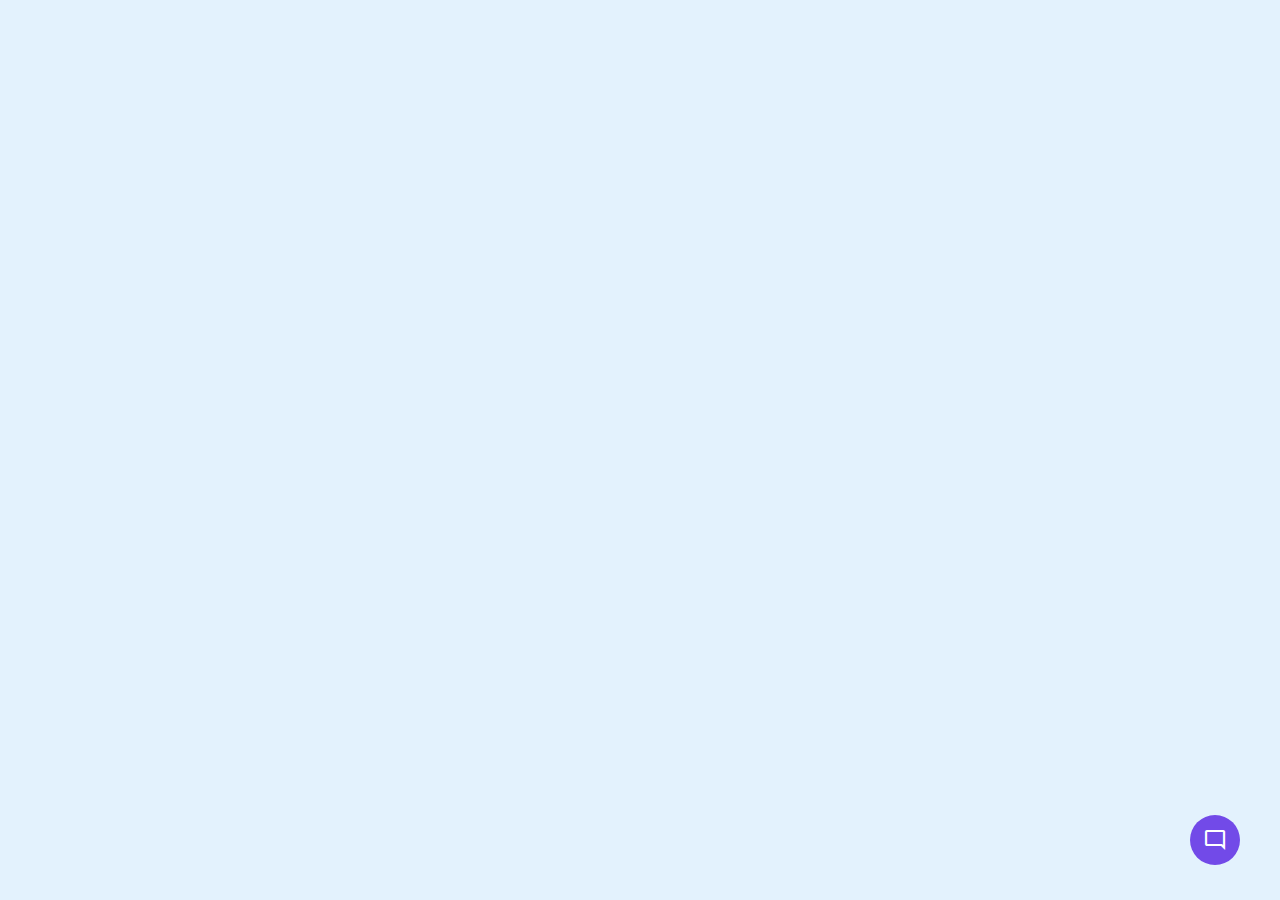
<file: Chatbot/index.html>
<!DOCTYPE html>
<html lang="en">
<head>
    <meta charset="UTF-8">
    <meta name="viewport" content="width=device-width, initial-scale=1.0">
    <title>AI Chatbot</title>
    <link rel="stylesheet" href="style.css">
    <link rel="stylesheet" href="https://fonts.googleapis.com/css2?family=Material+Symbols+Outlined:opsz,wght,FILL,GRAD@48,400,0,0">
</head>
<body>
    <div class="bot">
    <button class="chatbot-toggler">
        <span class="material-symbols-outlined">mode_comment</span>  
        <span class="material-symbols-outlined">close</span>  
    </button>
    <div class="chatbot">
        <header>
            <h2>Chatbot</h2>
            <span class="close-btn material-symbols-outlined">close</span>
        </header>
        <ul class="chatbox">
            <li class="chat incoming">
                <span class="material-symbols-outlined">smart_toy</span>
                <p>Hi there 🙋‍♂️<br> How can I help you today?</p>
             </li>
            
        </ul>
        <div class="chat-input">
            <textarea placeholder="Enter a message..." required></textarea>
            <span id="send-btn" class="material-symbols-outlined">send</span>
        </div>
    </div>
</div>
    <script type="module" src="app.js" defer></script>
</body>
</html>
</file>
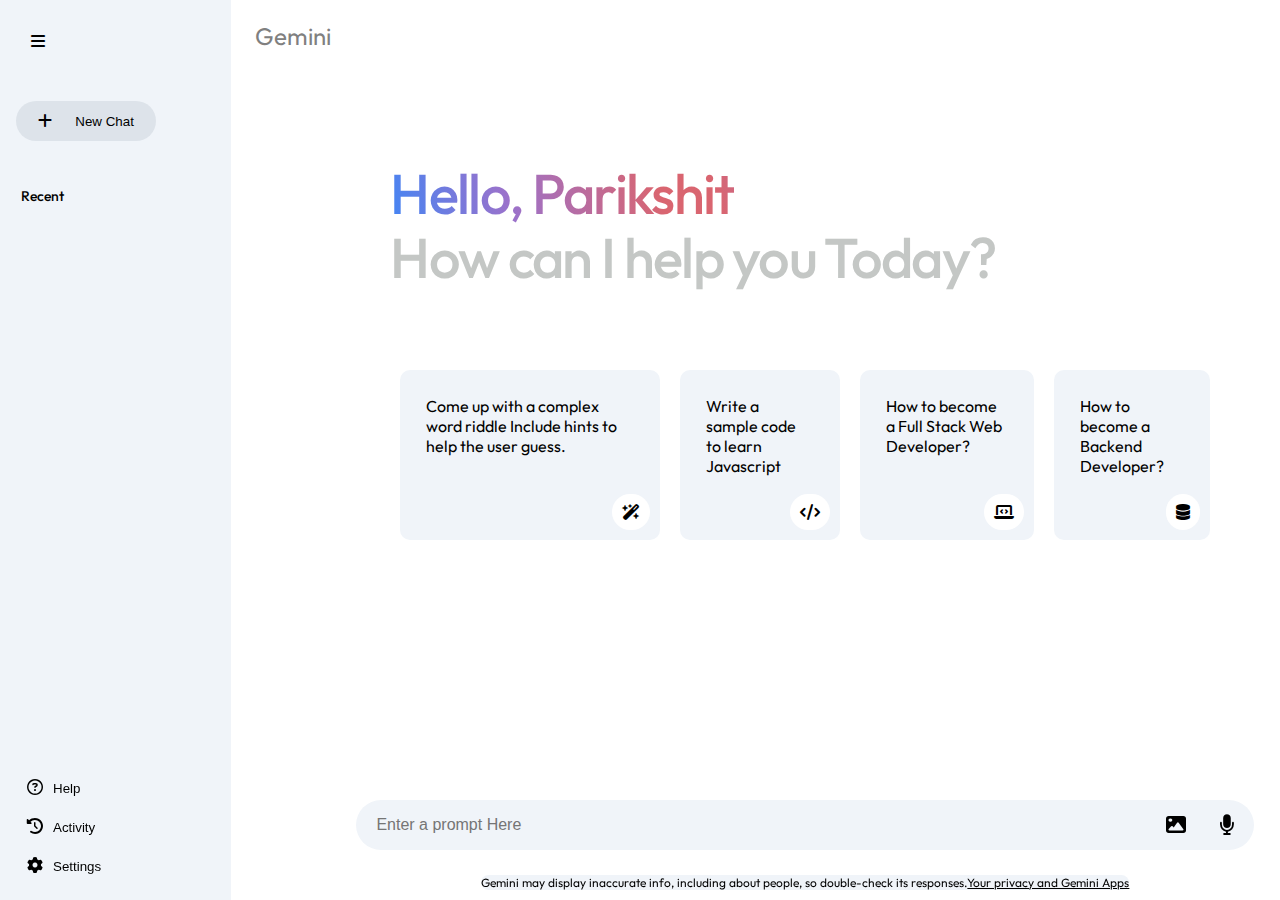
<file: Gemini Clone/index.html>
<!DOCTYPE html>
<html lang="en">
<head>
    <meta charset="UTF-8">
    <meta name="viewport" content="width=device-width, initial-scale=1.0">
    <link rel="stylesheet" href="style.css">
    <link rel="stylesheet" href="https://cdnjs.cloudflare.com/ajax/libs/font-awesome/6.5.2/css/all.min.css">
    <title>Gemini AI</title>
</head>
<body>
    <div class="container">
        
        <div class="sideNavigation">
            
            <div class="topBarAction">
                
                <i class="fa-solid fa-bars"></i>
            </div>
            <div class="sideNavButton">
                <button><i class="fa-solid fa-plus" onclick="newChat()"></i><span class="collapseText" onclick="newChat()">New Chat</span>
                </button>
            </div>
            <div class="chatHistory">
                <h5>Recent</h5>
                <ul>
                    <!-- <li><i class="fa-regular fa-message" ></i>How are You Today??</li>
                    <li><i class="fa-regular fa-message" ></i>Hello How are You Today??</li>
                    <li><i class="fa-regular fa-message" ></i>Hello How are You Today??</li> -->
                </ul>
            </div>
            <div class="actionList">
                <button class="transparentButton">
                    <i class="fa-regular fa-circle-question"></i><span class="collapseText">Help</span>
                </button>
                <button class="transparentButton">
                    <i class="fa-solid fa-clock-rotate-left"></i><span class="collapseText">Activity</span>
                </button>
                <button class="transparentButton">
                    <i class="fa-solid fa-gear"></i><span class="collapseText">Settings</span>
                </button>
            </div>
        </div>
        <div class="name">
        <h1>Gemini</h1>
        
    </div>
        <div class="chatWindow">
            <div class="startContent">
                <h1>
                    <span class="brandHello">Hello, Parikshit </span><br><span class="brandQuestion">How can I help you Today?</span>
                </h1>
                <br>
                <ul>
                    <!-- <li>How to become a Full stack developer</li> -->

                </ul>
            </div>
            <div class="chatContent">
                <div class="results">

                </div>
            </div>
            <div class="inputArea">
                <input type="text" placeholder="Enter a prompt Here">
                <div class="iconGroup">
                    <i class="fa-solid fa-image"></i>
                    <i class="fa-solid fa-microphone"></i>
                    <i class="fa-solid fa-paper-plane"></i>
                </div>
            </div>
            <p class="privacyPolicy">Gemini may display inaccurate info, including about people, so double-check its responses. <u>Your privacy and Gemini Apps</u></p>
        </div>
    </div>
    <script src="app.js"></script>
</body>
</html>
</file>
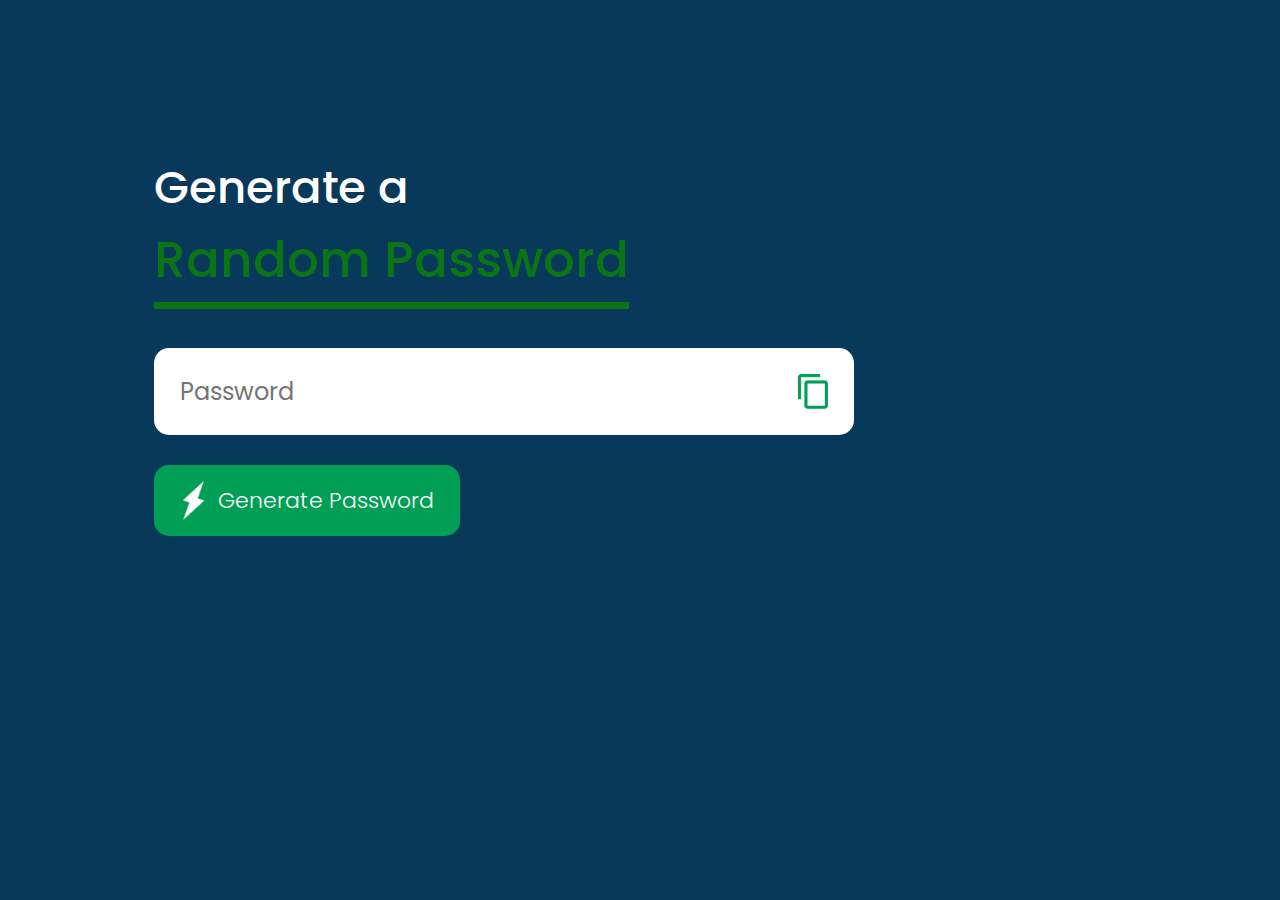
<file: Random Password Gen/index.html>
<!DOCTYPE html>
<html lang="en">
<head>
    <style>
        @import url('https://fonts.googleapis.com/css2?family=Poppins:ital,wght@0,100;0,200;0,300;0,400;0,500;0,600;0,700;0,800;0,900;1,100;1,200;1,300;1,400;1,500;1,600;1,700;1,800;1,900&display=swap');
        </style>
    <meta charset="UTF-8">
    <meta name="viewport" content="width=device-width, initial-scale=1.0">
    <title>Random Password Generator</title>
    <link rel="stylesheet" href="style.css">
</head>
<body>
    <div class="container">
        <h1>Generate a <br> <span>Random Password</span></h1>
        <div class="display">
            <input type="text" id="password" placeholder="Password">
            <img onclick="passCopy()"  src="images/copy.png" >
        </div>
        <button onclick="createPass()"><img src="images/generate.png" >Generate Password</button>
    </div>
    <script src="app.js"></script>
</body>
</html>
</file>
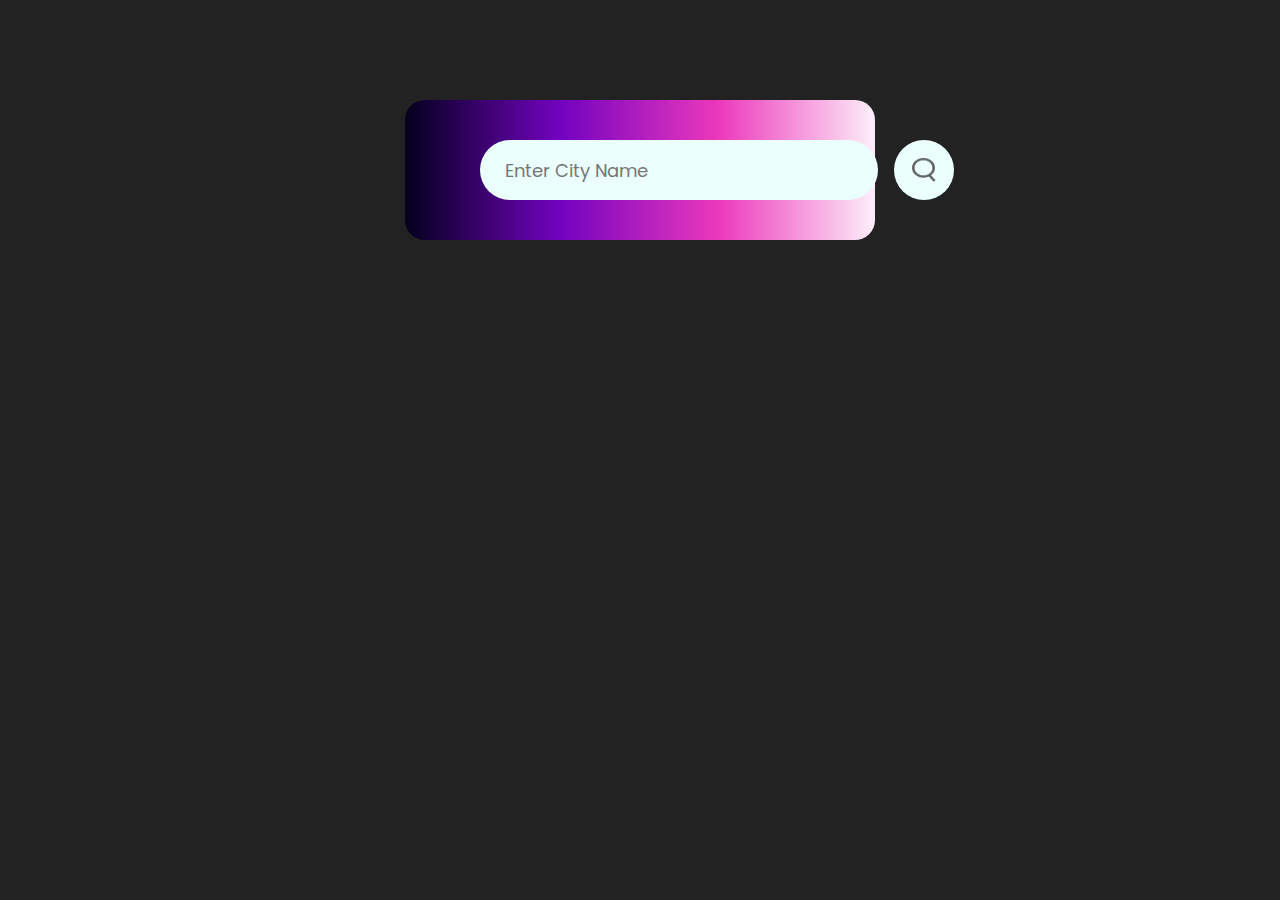
<file: Weather App/index.html>
<!DOCTYPE html>
<html lang="en">
<head>
    <style>
        @import url('https://fonts.googleapis.com/css2?family=Poppins:ital,wght@0,100;0,200;0,300;0,400;0,500;0,600;0,700;0,800;0,900;1,100;1,200;1,300;1,400;1,500;1,600;1,700;1,800;1,900&display=swap');
        </style>
    <meta charset="UTF-8">
    <meta name="viewport" content="width=device-width, initial-scale=1.0">
    <title>Weather App</title>
    <link rel="stylesheet" href="style.css">
</head>
<body>
    <div class="card">
        <div class="search">
            <input type="text" placeholder="Enter City Name" spellcheck="false">
            <button><img src="images/search.png"></button>
        </div>
        <div class="error">
            <p>Invalid City Name</p>
        </div>
        <div class="weather">
            <img src="images/rain.png" class="weather-icon">
        <h1 class="temp">22°C</h1>
        <h2 class="city">New Delhi</h2>
        
        <div class="details">
        <div class="col">
            <img src="images/humidity.png">
        </div>
        <div>
            <p class="humidity">50 %</p>
            <p class="attr">Humidity</p>
        </div>
        <div class="col">
            <img src="images/wind.png">
        </div>
        
        <div>
            <p class="wind">15 Km/h</p>
            <p class="attr">Wind Speed</p>
        </div>
    </div>
    </div>
    </div>
    <script src="app.js"></script>
</body>
</html>
</file>
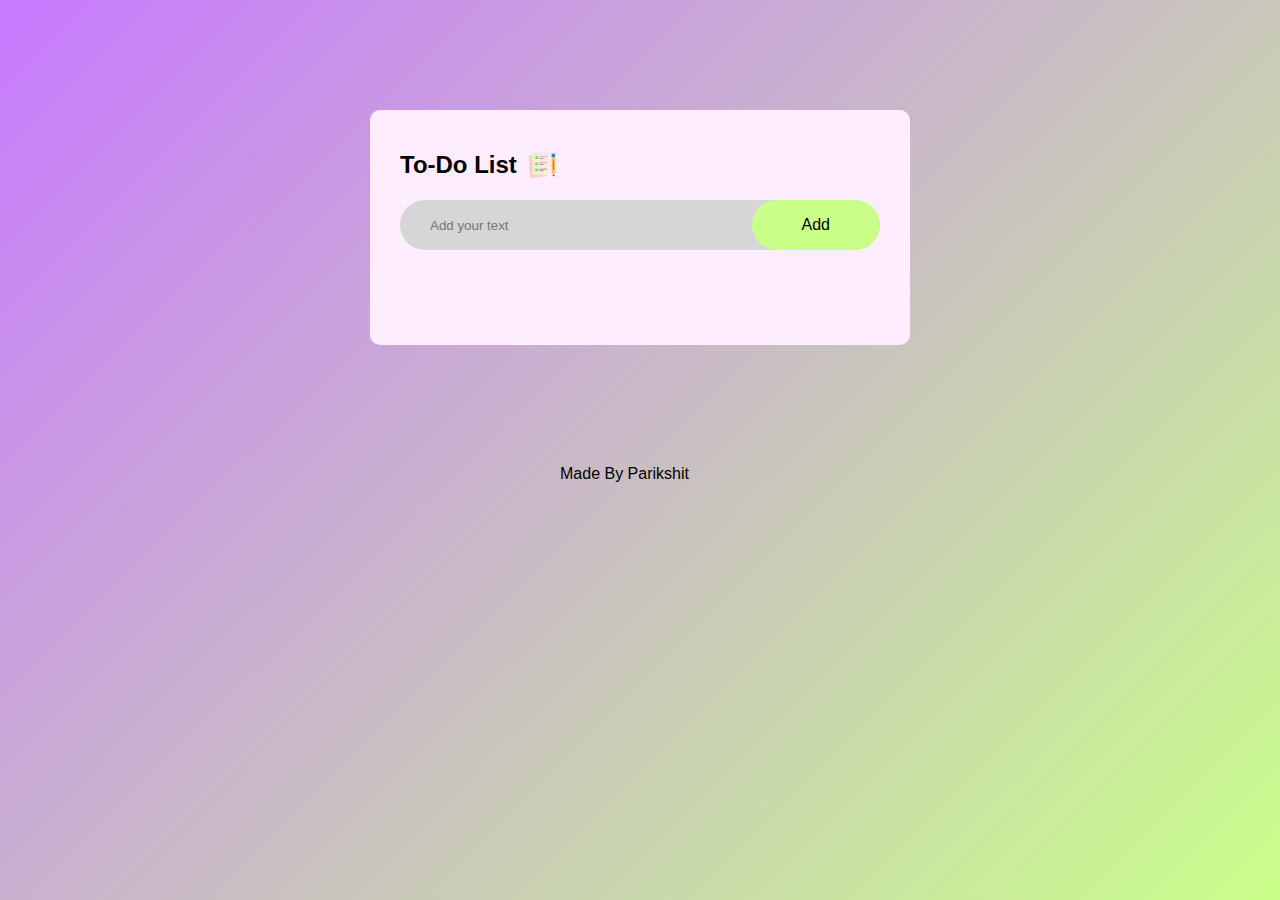
<file: To-Do-List/To-do.html>
<!DOCTYPE html>
<html lang="en">
<head>
    <meta charset="UTF-8">
    <meta name="viewport" content="width=device-width, initial-scale=1.0">
    <title>To do list</title>
    <link href="stylesheet.css" rel="stylesheet">
</head>
<body>
<div class="container">
     <div class="todo-app">
        <h2>To-Do List <img src="images/icon.png" ></h2>
  
     <div class="row">

     <input type="text" id="input-box" placeholder="Add your text">
  
    <button onclick="addTask()">Add</button>
    </div>
     <ul id="list-container">
        <!-- <li class="checked">Task 1</li>
        <li>Task 2</li>
        <li>Task 3</li> -->
    </ul>
  
     </div>
     <div class="credits">
        <p>Made By Parikshit</p>
     </div>
     </div>



    <script src="list.js"></script>
</body>
</html>
</file>
<file: Chatbot/style.css>
@import url('https://fonts.googleapis.com/css2?family=Poppins:wght@400;500;600&display=swap');

*{
    margin: 0;
    padding: 0;
    box-sizing: border-box;
    font-family: "Poppins",sans-serif;
}

body{
    background: #E3F2FD;
}

.chatbot-toggler{
    position: fixed;
    right: 40px;
    bottom: 35px;
    height: 50px;
    width: 50px;
    color: #fff;
    border:none;
    display: flex;
    align-items: center;
    justify-content: center;
    outline: none;
    background: #724ae8;
    border-radius: 50%;
    cursor: pointer;
    transition: all 0.4s ease;

}
.show-chatbot .chatbot-toggler{
    transform: rotate(90deg);
}
.chatbot-toggler span{
    position: absolute;
 
}

.show-chatbot .chatbot-toggler span:first-child,
.chatbot-toggler span:last-child{
    opacity: 0;

}
.show-chatbot .chatbot-toggler span:last-child{
    opacity: 1;
}
.chatbot{
    position:fixed;
    right: 40px;
    bottom: 100px;
    width: 420px;
    transform: scale(0.5);
    opacity: 0;
    pointer-events: none;
    background: #fff;
    overflow: hidden;
    border-radius: 20px;
    transform-origin: bottom right;
    box-shadow: 0 0 128px 0 rgba(0, 0, 0, 0.1),
                0 32px 64px -48px rgba(0, 0, 0, 0.5);
    transition: all 0.4s ease;

}
.show-chatbot .chatbot{
    transform: scale(1);
    opacity: 1;
    pointer-events: auto;
}
.chatbot header{
    background: #724ae8;
    padding: 16px 0;
    text-align: center;
    position: relative;
}

.chatbot header h2{
    color: #fff;
    font-size: 1.4rem;

}
.chatbot header span{
    position:absolute;
    right: 20px;
    top: 50%;
    color: #fff;
    cursor: pointer;
    display: none;
    transform: translateY(-50%);

}
.chatbot .chatbox{
    height: 510px;
    overflow-y: auto;
    padding: 30px 20px 100px;   
}
.chatbox .chat{
    display: flex;
}

.chatbox .incoming span{
    height: 32px;
    width: 32px;
    color: #fff;
    align-self: flex-end;
    background: #724ae8;
    text-align: center;
    line-height: 32px;
    border-radius: 4px;
    margin: 0 10px 7px 0;

}


.chatbox .outgoing{
    margin: 20px 0;
    justify-content: flex-end;
}

.chatbox .chat p {
    color: #fff;
    max-width: 75%;
    white-space: pre-wrap;
    font-size: 0.95rem;
    padding: 12px 16px;
    border-radius: 10px ;
    background: #724ae8; 

}

.chatbox .chat p.error{
    color: #721c24;
    background: #f8d7da;
}

.chatbox .incoming p{
    color: #000;
    background: #f2f2f2;
    border-radius: 10px 10px 10px 0;

}

.chatbot .chat-input{
    position: absolute;
    bottom:0;
    display: flex;
    gap: 5px;
    width:100%;
    background: #fff;
    padding: 5px 20px ;
    border-top: 1px solid #ccc;
}

.chat-input textarea{
    height: 55px;
    width:100%;
    max-height:180px;
    border: none;
    outline: none;
    font-size: 0.95rem;
    resize: none;
    padding : 16px 15px 16px 0;

}

.chat-input span{
    align-self: flex-end;
    height: 55px;
    line-height: 55px;
    color: #724ae8;
    font-size: 1.35rem;
    cursor: pointer;
    visibility: hidden;
}

.chat-input textarea:valid ~ span{
    visibility: visible;
}

@media(max-width:490px){
    .chatbot{
        right: 0;
        bottom: 0;
        width: 100%;
        height: 100%;
        border-radius: 0;

    }
    .chatbot .chatbox{
        height: 90%;

    }
    .chatbot header span{
        display: block;
    }
}
</file>
<file: Gemini Clone/style.css>
@import url("https://fonts.googleapis.com/css2?family=Outfit:wght@100..900&display=swap");
*{
    margin: 0;
    padding: 0;
    box-sizing: border-box;
}
body{
    background-color: #fff;
    height: 100vh;
    font-family: "Outfit";

}

i{
    font-size:16px;
}

.container{
    height: 100%;
    
    display: flex;

}
.sideNavigation{
    height: 100%;
    width: 300px;;
    background-color: #f0f4f9;
    padding: 1rem;
    
    transition: all 0.4s ease-in-out;
}

.sideNavigation .topBarAction{
    margin: 15px;
    cursor: pointer;
}

.sideNavigation .topBarAction .i{
    font-size: 18px;
    
}


.sideNavigation .sideNavButton{
    margin-top: 50px;
    margin-bottom: 30px;
}


.sideNavigation .chatHistory{
    max-height: 250px;
    overflow-y: scroll;
}

.sideNavigation .chatHistory::-webkit-scrollbar{
    display: none;
}

.sideNavigation .chatHistory h5{
    font-size: 0.875rem;
    font-weight:500;
    line-height: 1.25rem;
    margin: 15px 5px;
}
ul{
    list-style-type: none;
}
.sideNavigation .chatHistory li{
    height: 40px;
    border-radius: 50px;
    display: flex;
    align-items: center;
    padding: 10px;
    cursor: pointer;
    font-size: 14px;
    display: inline-block;
    width: 355px;
    white-space: nowrap;
    overflow:hidden;
    text-overflow:ellipsis;

     
}

.sideNavigation .chatHistory i{
    padding-right: 10px;
}

.sideNavigation.expandClose{
    width: 70px;
}



.sideNavigation .chatHistory li:hover,
.sideNavigation .actionList button:hover{
    background-color: #dde3ea;
    
}

.sideNavigation .sideNavButton button{
    height: 40px;
    width: 140px;
    border-radius: 50px;
    outline: none;
    border: none;
    background: #dde3ea;
    display: flex;
    align-items: center;
    justify-content: space-evenly;
    transition: 0.3s;
    cursor: pointer;

}
.sideNavigation.expandClose .sideNavButton button, .sideNavigation.expandClose .actionList button{
    width: 45px;
    text-align: center;

}

.sideNavigation.expandClose .collapseText,.sideNavigation.expandClose .chatHistory,.chatWindow .chatContent{
    display: none;
}
.sideNavigation .actionList{
    position: fixed;
    bottom: 15px;
    display: flex;
    flex-direction: column;

}

.sideNavigation .actionList button{
    margin: 1px;
    padding: 10px;
    text-align: left;
    border-radius: 50px;
    border: none;
    outline: none;
    width: 200px;
    cursor: pointer;
    background: transparent;
    transition: 0.3s;
}

.sideNavigation .actionList button .collapseText{
    padding: 0 10px;
}

.name h1{
    font-weight: 400;
    font-size:x-large;
    margin-top: 1.3rem ;
    margin-left: 1.5rem;
    color: grey;
}

.chatWindow{
    width: 100%;
    
    margin-top: 5rem;
    display:flex ;
    justify-content: center;
    
}

.chatWindow::-webkit-scrollbar{
    display: none;
}
.chatWindow .startContent{
    max-width: 100%;
    margin-top: 4rem;
    

    align-items:center;
}

.chatWindow .startContent .promptSuggestion{
    display: flex;
    justify-content: space-between;
    flex-direction: column;
    height: 150px;
    
}

.chatWindow .startContent .promptSuggestion p{
    margin: 1rem;

}

.chatWindow .startContent .promptSuggestion .icon{
    text-align: end;
}

.chatWindow .startContent .promptSuggestion i{
    background: #fff;
    padding: 10px;
    border-radius: 50px;

}


.chatWindow .startContent h1{
    font-size: 3.5rem;
    line-height: 4rem;
    letter-spacing: -0.03em;
    font-weight: 500;
    margin-top: 18px;

}
.chatWindow .startContent h1 .brandHello{
    background:linear-gradient(
        74deg,
        #4285f4 0,
        #9b72cb 9%,
        #d96570 20%,
        #d96570 24%,
        #9b72cb 35%,
        #4285f4 44%,
        #9b72cb 50%,
        #d96570 56%,
        #fff 75%,#fff 100%
    ) ;
    background-size: 400% 100%;
    position:relative ;
    display: inline-block;
    color: transparent;
    -webkit-background-clip: text;
    -webkit-text-fill-color: transparent;
    
}

.chatWindow .startContent h1 .brandQuestion{
    color:#c4c7c5;

}
.chatWindow .startContent ul{
    display: inline-flex;
    width: 830px;
    margin-top:50px;


}

.chatWindow .startContent ul li{
    margin:10px;
    padding:10px;
    border-radius:10px;
    background: #f0f4f9;
    cursor: pointer;
}

.chatWindow .startContent ul li:hover{
    background: #dde3ea;


}
.chatWindow .chatContent{
    overflow-y: scroll;
    width: 750px;
    height: 650px;
    



}

.chatWindow .chatContent .results .resultResponse p::-webkit-scrollbar{
    display: none;
    
    
}

 .privacyPolicy, .inputArea{
    position: fixed;
    bottom: 10px;
    display: flex;
    background: #f0f4f9;
    border-radius: 50px;
    padding: 0; 
    font-size: 12px;

}
.inputArea{
    position: fixed;
    bottom: 50px;
    display: flex;
    background: #f0f4f9;
    border-radius: 50px;
    padding: 0; 
    font-size: small;
}
.inputArea input{
    width: 800px;
    height: 50px;
    padding: 20px;
    outline: none;
    border: none;
    font-size: 16px;
    background: transparent;
}
.inputArea .iconGroup{
    position: relative;
    right: 5px;

}
.inputArea .iconGroup i{
    padding: 15px;
    font-size: 20px;
    cursor: pointer;
    transition: 0.5s;
}

.inputArea .iconGroup i:hover{
    background: #dde3ea;
    border-radius: 50px;
}
.inputArea .iconGroup i:nth-child(3){
    display: none;
}

.chatWindow .chatContent .resultTitle{
    display: flex;
    align-items: center;
    margin-bottom: 2rem;

}

.chatWindow .chatContent .resultTitle img{
    margin-right: 10px;
    border-radius: 50%;
    height: 32px;
    width: 32px;

}

.chatWindow .chatContent .resultData img{
    margin-right: 10px;
    animation: spin 4s linear infinite;
    height: 32px;
    width: 32px;

}
@keyframes spin{
    100%{
        -webkit-transform: rotate(360deg);
        transform: rotate(360deg);
    }
    
}

.loader{
    width: 100%;
    display: flex;
    flex-direction: column;
    gap: 10px;

}
.animatedBG{
    border-radius: 4px;
    border: none;
    animation: loader 3s infinite linear;
    background-color: #f6f7f8;
    background: linear-gradient(to right,#4285f4,#fff,#4285f5);
    height: 15px;
}

.animatedBG:nth-child(3){
    width: 70%;

}

@keyframes loader {
    0%{
        background-position: -800px 0;

    }
    to{
        background-position: 800px 0;
    }
    
}

.chatWindow .chatContent .resultData, .chatWindow .chatContent .resultResponse{
    display: flex;
    
    align-items: start;
    margin-bottom: 2rem;


}

.chatWindow .chatContent .resultData p,
.chatWindow .chatContent .resultResponse p{
    font-size: 17px;
    font-weight: 300;
    line-height: 2.2;
    margin-bottom: 1rem;
    

}

.chatWindow .chatContent .resultResponse img{
    margin-right: 10px;
    height: 32px;
    width: 32px;
}
</file>
<file: Random Password Gen/style.css>
*{
    margin: 0;
    padding: 0;
    font-family: "Poppins" ,sans-serif;
    box-sizing: border-box;
}
body{
    background: rgb(8, 57, 90);
    color: #fff;

}
.container{
    margin: 12%;
    width: 90%;
    max-width: 700px;

}
.display{
    width: 100%;
    margin-top: 50px;
    margin-bottom: 30px;
    background: #fff;
    color: #333;
    display: flex;
    align-items: center;
    justify-content: space-between;
    padding: 26px 26px;
    border-radius: 15px 15px 15px 15px;
}
.container h1{
    font-weight: 500;
    font-size: 45px;

}
.container h1 span{
    color: rgb(9, 117, 23);
    font-size: 50px;
    border-bottom: 7px solid rgb(9, 117, 23);
    padding-bottom: 7px;
}
.display img{
    width: 30px;
    cursor: pointer;
}
.display input{
    border:0;
    outline:0;
    font-size: 24px;
}
.container button img{
    width: 28px;
    margin-right: 10px;

}
.container button{
    border: 0;
    outline: 0;
    background: #019f55;
    color: #fff;
    font-size: 22px;
    font-weight: 300;
    display: flex;
    align-items: center;
    justify-content: center;
    padding: 16px 26px;
    border-radius: 15px;
    cursor: pointer;

}
.container button:active{
    background: #16c774;
}
</file>
<file: Weather App/style.css>
*{
    margin: 0;
    padding: 0;
    font-family: "Poppins", sans-serif;
    box-sizing: border-box;
}
body{
    background: #222;
}
.card{
    width: 90%;
    max-width: 470px;
    background: linear-gradient(to right, #03001e, #7303c0, #ec38bc, #fdeff9);
    color: #fff;
    margin: 100px auto 0;
    border-radius: 20px;
    padding: 40px 35px;
    text-align: center;

}
.search{
    margin-left: 40px;
    width: 100px;
    display: flex;
    align-items: center;
    justify-content: space-between;
}
.search input{
    border: 0;
    outline: 0;
    background: #ebfffc;
    color: #555;
    padding: 10px 25px;
    height: 60px;
    border-radius: 30px;
    flex: 1;
    margin-right: 16px;
    font-size: 18px;

}


.search button{
    border: 0;
    outline: 0;
    background-color: #ebfffc;
    border-radius: 50%;
    width: 60px;
    height: 60px;
    cursor:pointer;
}
.search button img{
    height: 60px;
    width: 60px;
    transform: scale(0.4);
}
.weather-icon{
    width: 170px;
    margin-top: 30px;
    
}
.weather h1{
    font-size: 80px;
    font-weight: 500;
}
.weather h2{
    font-size: 40px;
    font-weight: 400;
    margin-top: 3px;
}
.details{
    display: flex;
    align-items: center;
    justify-content: space-between;
    padding: 0 10px;
    margin-top: 50px;
}


.col{
    display: flex;
    align-items: center;
    justify-content: space-between;
    text-align: left;
    
    

}
.col img{
    width: 50px;
    margin-right: 10px;

}
.humidity , .wind{
    font-size: 28px;
    margin-top: -6px ;
    text-align: left;
}
.attr{
    font-size: 18px;
    margin-top: -6px;
    text-align: left;
    
}.weather{
    display: none;
}
.error{
    text-align: left;
    margin-left: 50px;
    margin-top: 6px;
    display: none;
}
.credits{
    text-align: center;
    margin-top: 100px;
    font-size: larger;
    color: #fff;
}
</file>
<file: To-Do-List/stylesheet.css>
*{
    margin: 0;
    padding: 0;
    font-family: 'Franklin Gothic Medium', 'Arial Narrow', Arial, sans-serif;
    box-sizing: border-box;
}
.container{
    width: 100%;
    padding: 10px;
    min-height: 100vh;
    background: linear-gradient(135deg,#C879FF,#CAFF8A);

}
.todo-app{
    width: 100%;
    max-width: 540px;
    background-color: #feedfe;
    padding: 40px 30px 70px;
    border-radius: 10px;
    margin: 100px auto 20px;
    

}
.todo-app h2{
    background-color:#feedfe;
    display: flex;
    align-items: center;
   margin-bottom: 20px;
}

.todo-app h2 img{
    width: 30px;
    margin-left:10px ;
}
.row{
    display: flex;
    align-items: center;
  justify-content: space-between;
    background-color: #d6d6d6;
    border-radius: 30px;
    padding-left: 20px;
    align-items:right;
    margin-bottom: 25px;
   
}
input{
    flex: 1;
    border: none;
    outline: none;
    background: transparent;
    padding: 10px;
    font-weight: 14px;
}
button{
    border: none;
    outline: none;
    padding: 16px 50px;
    background-color: #CAFF8A;
    font-size: 16px;
    cursor: pointer;
    border-radius: 40px;
}
ul li{
    list-style: none;
    font-size: 16px;
    padding: 12px 8px 12px 50px;
    user-select: none;
    cursor: pointer;
    position: relative;
}
ul li::before{
    content: '';
    position: absolute;
    height: 28px;
    width: 28px;
    border-radius: 50%;
    background-image:url(images/unchecked.png);
    background-size: cover;
    background-position: center;
    top: 12px;
    left: 8px;
}
ul li.checked{
    color: #555;
    text-decoration: line-through;
}

ul li.checked::before{
background-image: url(images/checked.png);

} 
ul li span{
     position :absolute;
     right: 0;    
    top: 5px;
    width: 40px;
    height:40px;
    font-size: 22px;
    color: rgb(5, 5, 5);
    text-align: center;
    line-height: 40px;
    border-radius: 50%;
}

ul li span:hover{
background-color: #C879FF;
}

.credits{
    padding-left: 550px ;
    padding-top: 100px;
}
</file>
